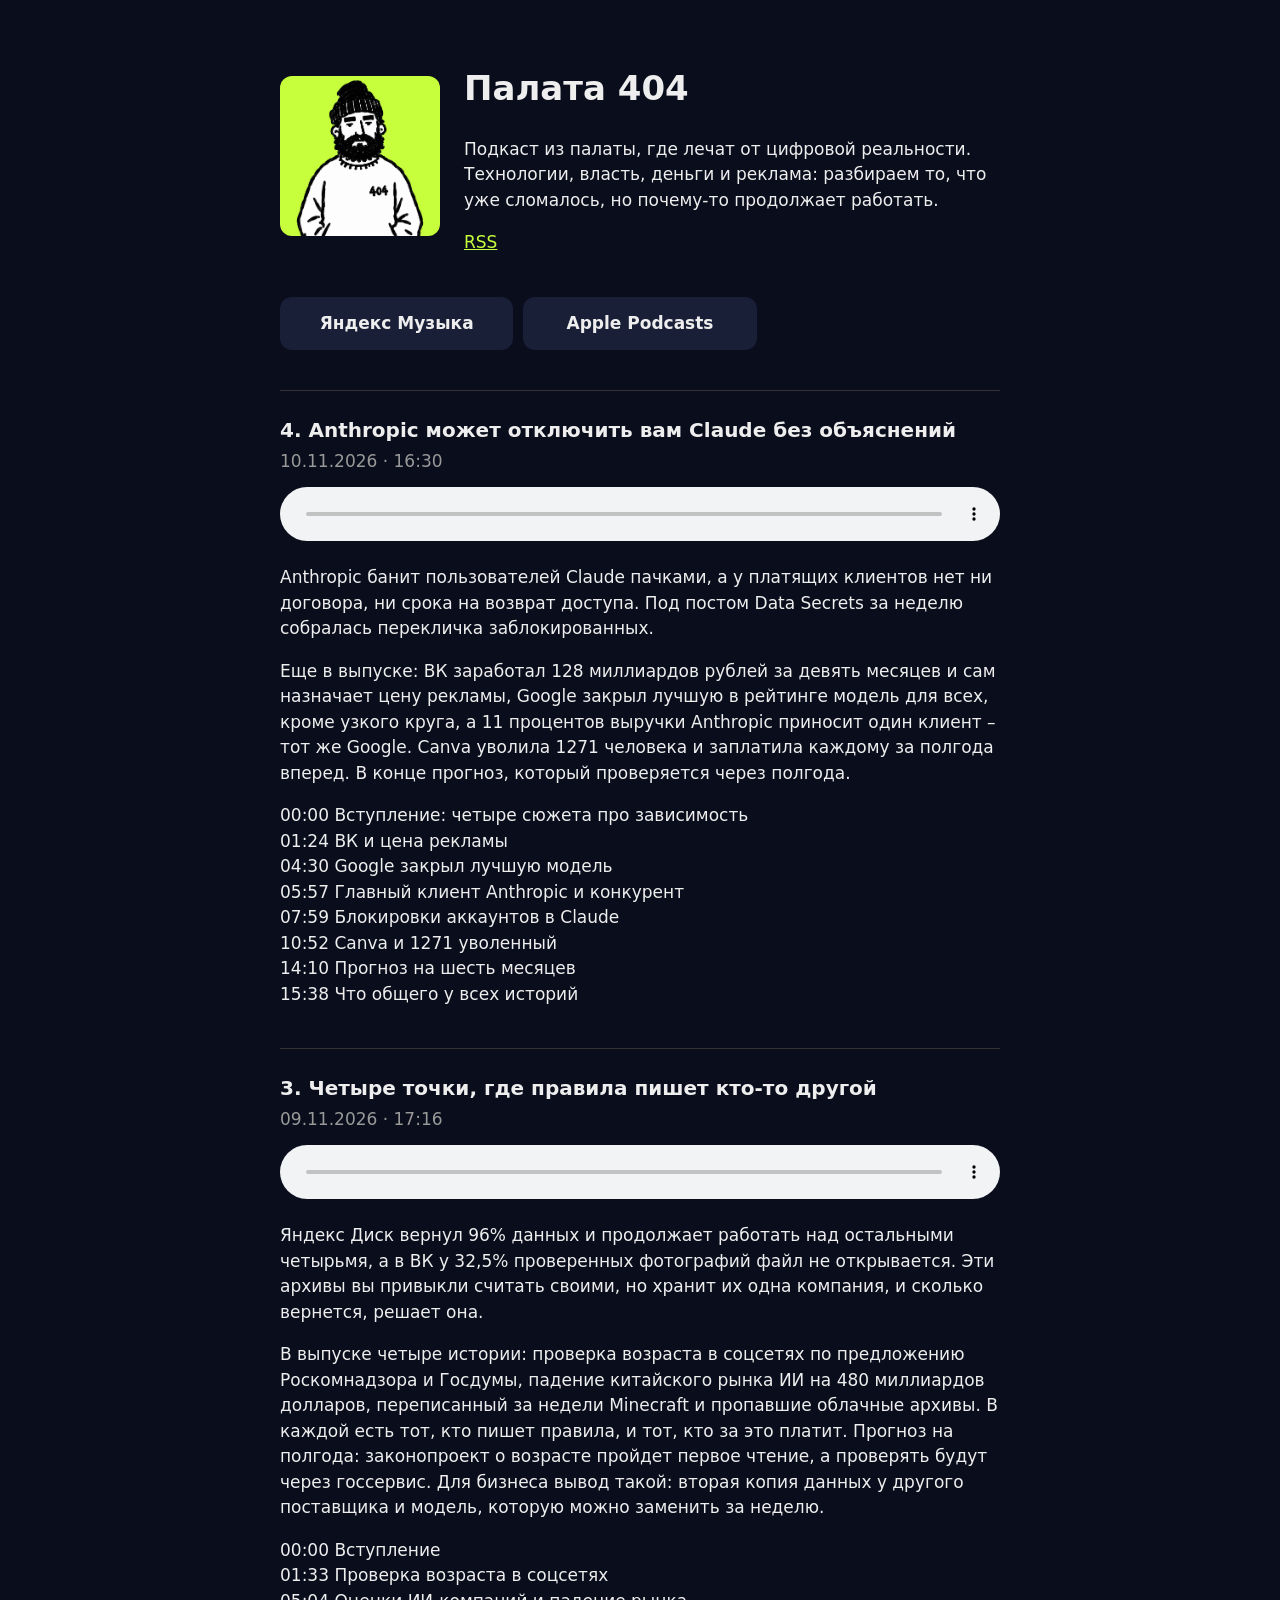
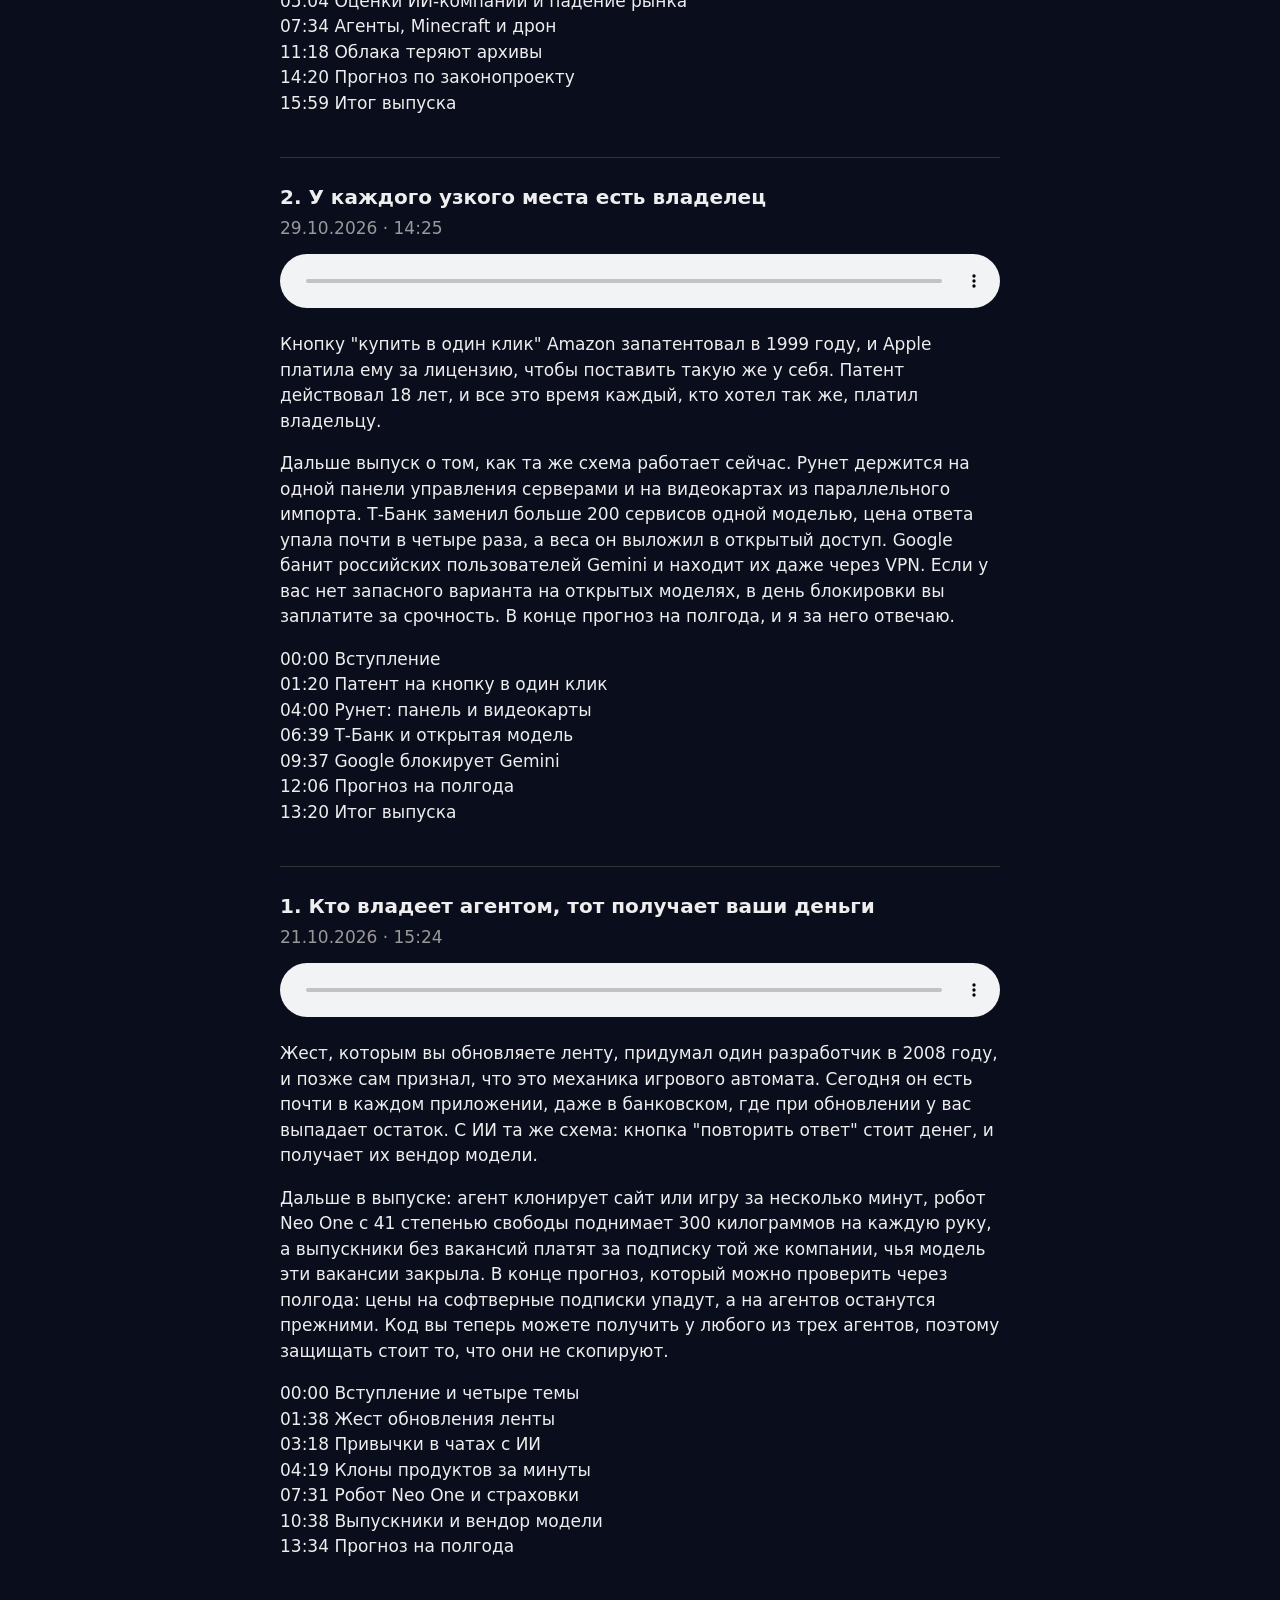
<file: index.html>
<!doctype html><html lang="ru"><head><meta charset="utf-8"><meta name="viewport" content="width=device-width,initial-scale=1">
<title>Палата 404</title><link rel="alternate" type="application/rss+xml" href="feed.xml">
<meta property="og:title" content="Палата 404"><meta property="og:description" content="Подкаст из палаты, где лечат от цифровой реальности. Технологии, власть, деньги и реклама: разбираем то, что уже сломалось, но почему-то продолжает работать.">
<meta property="og:image" content="https://podcast.vfamilii.ru/cover.jpg">
<style>body{font:17px/1.5 system-ui,sans-serif;max-width:720px;margin:40px auto;padding:0 16px;background:#0a0d1c;color:#eee}
a{color:#c8ff3c}header{display:flex;gap:24px;align-items:center;margin-bottom:24px}header img{width:160px;border-radius:12px}
.links{display:grid;grid-template-columns:repeat(auto-fill,minmax(200px,1fr));gap:10px;margin-bottom:40px}
.b{display:block;padding:14px 16px;border-radius:12px;background:#1a1f38;color:#eee;text-decoration:none;font-weight:600;text-align:center}
.b:hover{background:#c8ff3c;color:#0a0d1c}
@media(max-width:560px){header{flex-direction:column;text-align:center}.links{grid-template-columns:1fr}}
article{border-top:1px solid #333;padding:24px 0}h2{font-size:20px;margin:0 0 4px}.d{color:#999;margin:0 0 12px}audio{width:100%}</style></head>
<body><header><img src="cover.jpg" alt=""><div><h1>Палата 404</h1><p>Подкаст из палаты, где лечат от цифровой реальности. Технологии, власть, деньги и реклама: разбираем то, что уже сломалось, но почему-то продолжает работать.</p>
<p><a href="feed.xml">RSS</a></p></div></header>
<nav class="links"><a class="b" href="https://music.yandex.ru/album/44624754" target="_blank" rel="noopener">Яндекс Музыка</a><a class="b" href="https://podcasts.apple.com/ru/podcast/id6825445294" target="_blank" rel="noopener">Apple Podcasts</a></nav>
<article><h2>4. Anthropic может отключить вам Claude без объяснений</h2>
<p class="d">10.11.2026 · 16:30</p>
<audio controls preload="none" src="https://podcast.vfamilii.ru/audio/ep-004.mp3"></audio>
<p>Anthropic банит пользователей Claude пачками, а у платящих клиентов нет ни договора, ни срока на возврат доступа. Под постом Data Secrets за неделю собралась перекличка заблокированных.</p><p>Еще в выпуске: ВК заработал 128 миллиардов рублей за девять месяцев и сам назначает цену рекламы, Google закрыл лучшую в рейтинге модель для всех, кроме узкого круга, а 11 процентов выручки Anthropic приносит один клиент – тот же Google. Canva уволила 1271 человека и заплатила каждому за полгода вперед. В конце прогноз, который проверяется через полгода.</p><p>00:00 Вступление: четыре сюжета про зависимость<br>01:24 ВК и цена рекламы<br>04:30 Google закрыл лучшую модель<br>05:57 Главный клиент Anthropic и конкурент<br>07:59 Блокировки аккаунтов в Claude<br>10:52 Canva и 1271 уволенный<br>14:10 Прогноз на шесть месяцев<br>15:38 Что общего у всех историй</p></article><article><h2>3. Четыре точки, где правила пишет кто-то другой</h2>
<p class="d">09.11.2026 · 17:16</p>
<audio controls preload="none" src="https://podcast.vfamilii.ru/audio/ep-003.mp3"></audio>
<p>Яндекс Диск вернул 96% данных и продолжает работать над остальными четырьмя, а в ВК у 32,5% проверенных фотографий файл не открывается. Эти архивы вы привыкли считать своими, но хранит их одна компания, и сколько вернется, решает она.</p><p>В выпуске четыре истории: проверка возраста в соцсетях по предложению Роскомнадзора и Госдумы, падение китайского рынка ИИ на 480 миллиардов долларов, переписанный за недели Minecraft и пропавшие облачные архивы. В каждой есть тот, кто пишет правила, и тот, кто за это платит. Прогноз на полгода: законопроект о возрасте пройдет первое чтение, а проверять будут через госсервис. Для бизнеса вывод такой: вторая копия данных у другого поставщика и модель, которую можно заменить за неделю.</p><p>00:00 Вступление<br>01:33 Проверка возраста в соцсетях<br>05:04 Оценки ИИ-компаний и падение рынка<br>07:34 Агенты, Minecraft и дрон<br>11:18 Облака теряют архивы<br>14:20 Прогноз по законопроекту<br>15:59 Итог выпуска</p></article><article><h2>2. У каждого узкого места есть владелец</h2>
<p class="d">29.10.2026 · 14:25</p>
<audio controls preload="none" src="https://podcast.vfamilii.ru/audio/ep-002.mp3"></audio>
<p>Кнопку &quot;купить в один клик&quot; Amazon запатентовал в 1999 году, и Apple платила ему за лицензию, чтобы поставить такую же у себя. Патент действовал 18 лет, и все это время каждый, кто хотел так же, платил владельцу.</p><p>Дальше выпуск о том, как та же схема работает сейчас. Рунет держится на одной панели управления серверами и на видеокартах из параллельного импорта. Т-Банк заменил больше 200 сервисов одной моделью, цена ответа упала почти в четыре раза, а веса он выложил в открытый доступ. Google банит российских пользователей Gemini и находит их даже через VPN. Если у вас нет запасного варианта на открытых моделях, в день блокировки вы заплатите за срочность. В конце прогноз на полгода, и я за него отвечаю.</p><p>00:00 Вступление<br>01:20 Патент на кнопку в один клик<br>04:00 Рунет: панель и видеокарты<br>06:39 Т-Банк и открытая модель<br>09:37 Google блокирует Gemini<br>12:06 Прогноз на полгода<br>13:20 Итог выпуска</p></article><article><h2>1. Кто владеет агентом, тот получает ваши деньги</h2>
<p class="d">21.10.2026 · 15:24</p>
<audio controls preload="none" src="https://podcast.vfamilii.ru/audio/ep-001.mp3"></audio>
<p>Жест, которым вы обновляете ленту, придумал один разработчик в 2008 году, и позже сам признал, что это механика игрового автомата. Сегодня он есть почти в каждом приложении, даже в банковском, где при обновлении у вас выпадает остаток. С ИИ та же схема: кнопка &quot;повторить ответ&quot; стоит денег, и получает их вендор модели.</p><p>Дальше в выпуске: агент клонирует сайт или игру за несколько минут, робот Neo One с 41 степенью свободы поднимает 300 килограммов на каждую руку, а выпускники без вакансий платят за подписку той же компании, чья модель эти вакансии закрыла. В конце прогноз, который можно проверить через полгода: цены на софтверные подписки упадут, а на агентов останутся прежними. Код вы теперь можете получить у любого из трех агентов, поэтому защищать стоит то, что они не скопируют.</p><p>00:00 Вступление и четыре темы<br>01:38 Жест обновления ленты<br>03:18 Привычки в чатах с ИИ<br>04:19 Клоны продуктов за минуты<br>07:31 Робот Neo One и страховки<br>10:38 Выпускники и вендор модели<br>13:34 Прогноз на полгода</p></article></body></html>
</file>
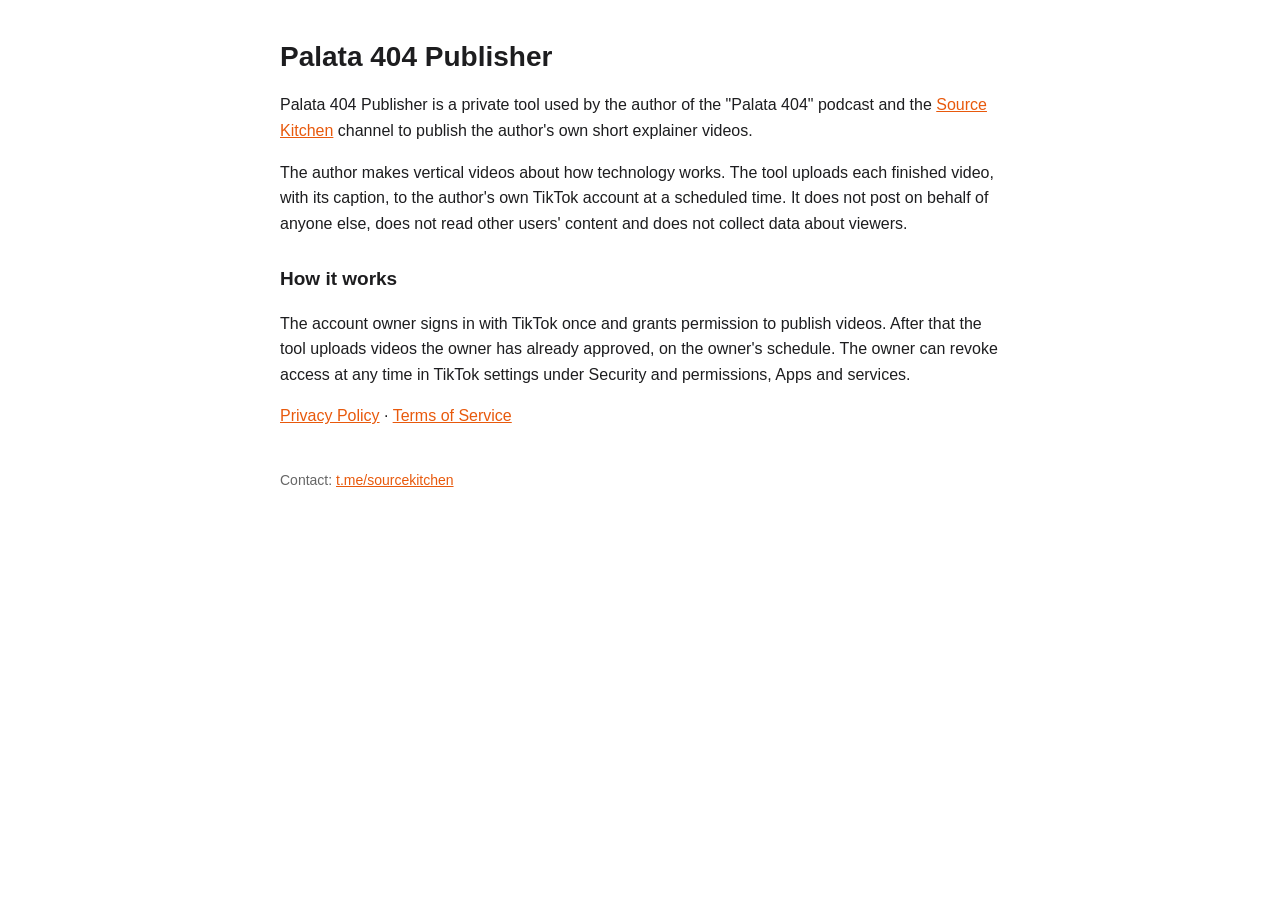
<file: tiktok/index.html>
<!doctype html><html lang="en"><head><meta charset="utf-8"><meta name="viewport" content="width=device-width,initial-scale=1">
<title>Palata 404 Publisher</title><link rel="stylesheet" href="style.css"></head><body>
<h1>Palata 404 Publisher</h1>
<p>Palata 404 Publisher is a private tool used by the author of the "Palata 404" podcast and the
<a href="https://t.me/sourcekitchen">Source Kitchen</a> channel to publish the author's own short explainer videos.</p>
<p>The author makes vertical videos about how technology works. The tool uploads each finished video, with its caption,
to the author's own TikTok account at a scheduled time. It does not post on behalf of anyone else, does not read other
users' content and does not collect data about viewers.</p>
<h2>How it works</h2>
<p>The account owner signs in with TikTok once and grants permission to publish videos. After that the tool uploads
videos the owner has already approved, on the owner's schedule. The owner can revoke access at any time in TikTok
settings under Security and permissions, Apps and services.</p>
<p><a href="privacy.html">Privacy Policy</a> · <a href="terms.html">Terms of Service</a></p>
<footer>Contact: <a href="https://t.me/sourcekitchen">t.me/sourcekitchen</a></footer>
</body></html>
</file>
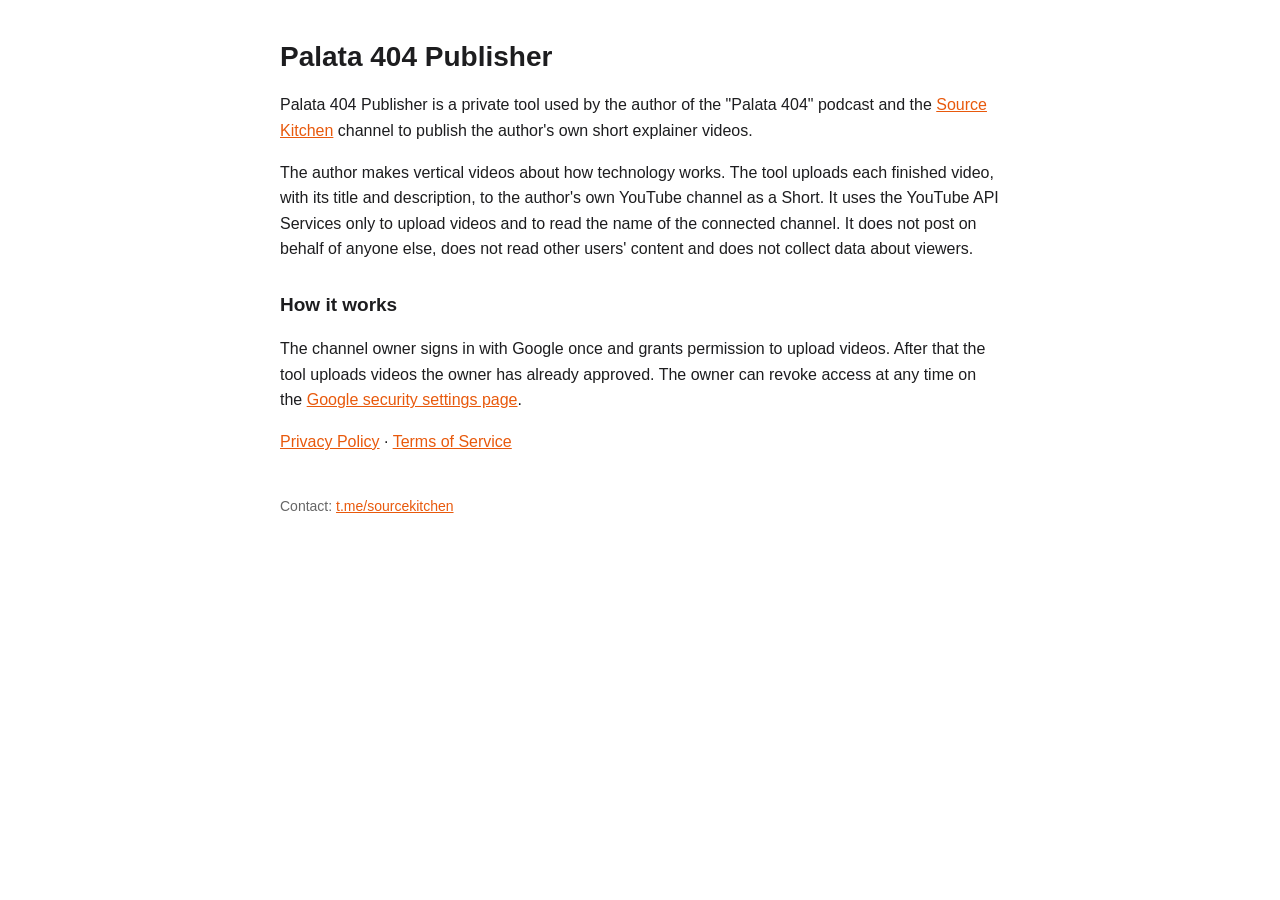
<file: youtube/index.html>
<!doctype html><html lang="en"><head><meta charset="utf-8"><meta name="viewport" content="width=device-width,initial-scale=1">
<title>Palata 404 Publisher for YouTube</title><link rel="stylesheet" href="style.css"></head><body>
<h1>Palata 404 Publisher</h1>
<p>Palata 404 Publisher is a private tool used by the author of the "Palata 404" podcast and the
<a href="https://t.me/sourcekitchen">Source Kitchen</a> channel to publish the author's own short explainer videos.</p>
<p>The author makes vertical videos about how technology works. The tool uploads each finished video, with its title and
description, to the author's own YouTube channel as a Short. It uses the YouTube API Services only to upload videos and
to read the name of the connected channel. It does not post on behalf of anyone else, does not read other users' content
and does not collect data about viewers.</p>
<h2>How it works</h2>
<p>The channel owner signs in with Google once and grants permission to upload videos. After that the tool uploads videos
the owner has already approved. The owner can revoke access at any time on the
<a href="https://myaccount.google.com/permissions">Google security settings page</a>.</p>
<p><a href="privacy.html">Privacy Policy</a> · <a href="terms.html">Terms of Service</a></p>
<footer>Contact: <a href="https://t.me/sourcekitchen">t.me/sourcekitchen</a></footer>
</body></html>
</file>
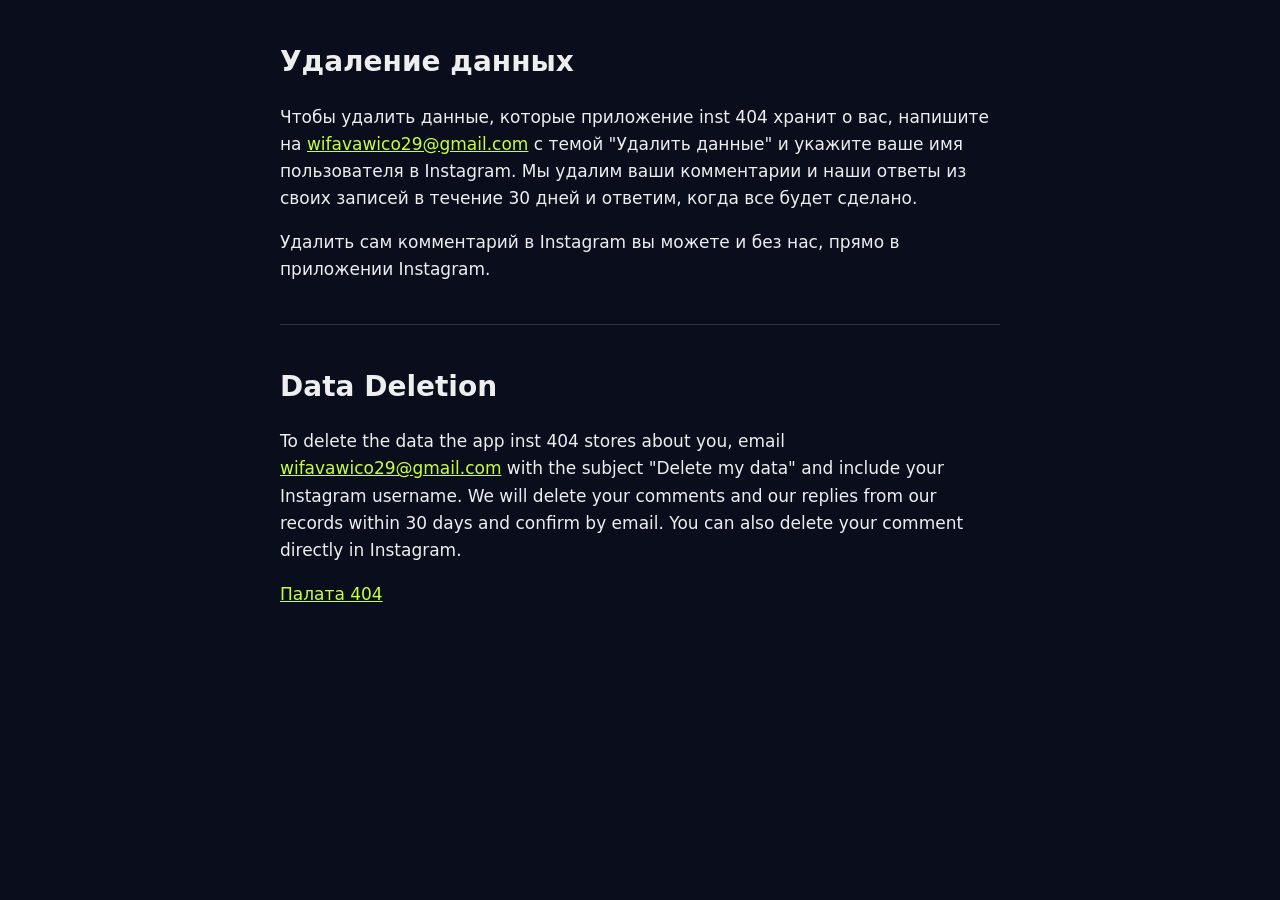
<file: delete-data.html>
<!doctype html><html lang="ru"><head><meta charset="utf-8"><meta name="viewport" content="width=device-width,initial-scale=1"><title>Удаление данных – Палата 404</title><style>body{font:17px/1.6 system-ui,sans-serif;max-width:720px;margin:40px auto;padding:0 16px;background:#0a0d1c;color:#eee}a{color:#c8ff3c}h1{font-size:28px}h2{font-size:20px;margin-top:32px}hr{border:0;border-top:1px solid #333;margin:40px 0}</style></head><body><h1>Удаление данных</h1>
<p>Чтобы удалить данные, которые приложение inst 404 хранит о вас, напишите на <a href="mailto:wifavawico29@gmail.com">wifavawico29@gmail.com</a> с темой "Удалить данные" и укажите ваше имя пользователя в Instagram. Мы удалим ваши комментарии и наши ответы из своих записей в течение 30 дней и ответим, когда все будет сделано.</p>
<p>Удалить сам комментарий в Instagram вы можете и без нас, прямо в приложении Instagram.</p>
<hr>
<h1>Data Deletion</h1>
<p>To delete the data the app inst 404 stores about you, email <a href="mailto:wifavawico29@gmail.com">wifavawico29@gmail.com</a> with the subject "Delete my data" and include your Instagram username. We will delete your comments and our replies from our records within 30 days and confirm by email. You can also delete your comment directly in Instagram.</p><p><a href="/">Палата 404</a></p></body></html>
</file>
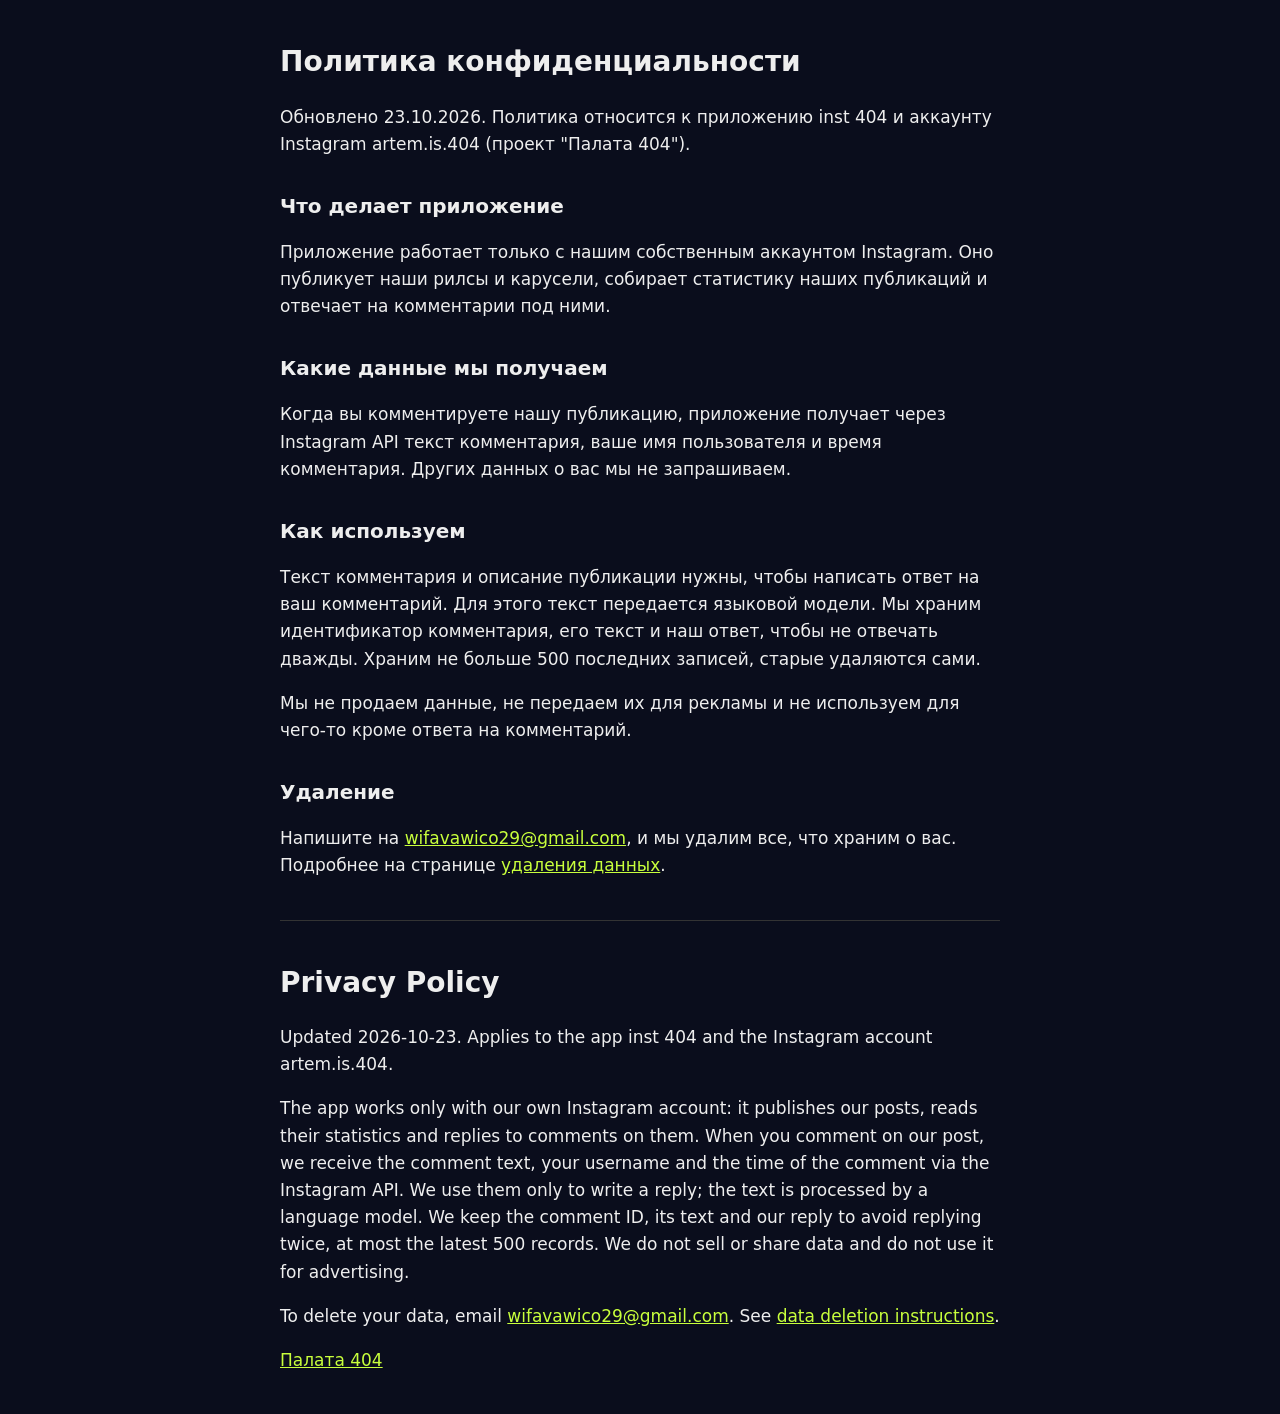
<file: privacy.html>
<!doctype html><html lang="ru"><head><meta charset="utf-8"><meta name="viewport" content="width=device-width,initial-scale=1"><title>Политика конфиденциальности – Палата 404</title><style>body{font:17px/1.6 system-ui,sans-serif;max-width:720px;margin:40px auto;padding:0 16px;background:#0a0d1c;color:#eee}a{color:#c8ff3c}h1{font-size:28px}h2{font-size:20px;margin-top:32px}hr{border:0;border-top:1px solid #333;margin:40px 0}</style></head><body><h1>Политика конфиденциальности</h1>
<p>Обновлено 23.10.2026. Политика относится к приложению inst 404 и аккаунту Instagram artem.is.404 (проект "Палата 404").</p>
<h2>Что делает приложение</h2>
<p>Приложение работает только с нашим собственным аккаунтом Instagram. Оно публикует наши рилсы и карусели, собирает статистику наших публикаций и отвечает на комментарии под ними.</p>
<h2>Какие данные мы получаем</h2>
<p>Когда вы комментируете нашу публикацию, приложение получает через Instagram API текст комментария, ваше имя пользователя и время комментария. Других данных о вас мы не запрашиваем.</p>
<h2>Как используем</h2>
<p>Текст комментария и описание публикации нужны, чтобы написать ответ на ваш комментарий. Для этого текст передается языковой модели. Мы храним идентификатор комментария, его текст и наш ответ, чтобы не отвечать дважды. Храним не больше 500 последних записей, старые удаляются сами.</p>
<p>Мы не продаем данные, не передаем их для рекламы и не используем для чего-то кроме ответа на комментарий.</p>
<h2>Удаление</h2>
<p>Напишите на <a href="mailto:wifavawico29@gmail.com">wifavawico29@gmail.com</a>, и мы удалим все, что храним о вас. Подробнее на странице <a href="/delete-data.html">удаления данных</a>.</p>
<hr>
<h1>Privacy Policy</h1>
<p>Updated 2026-10-23. Applies to the app inst 404 and the Instagram account artem.is.404.</p>
<p>The app works only with our own Instagram account: it publishes our posts, reads their statistics and replies to comments on them. When you comment on our post, we receive the comment text, your username and the time of the comment via the Instagram API. We use them only to write a reply; the text is processed by a language model. We keep the comment ID, its text and our reply to avoid replying twice, at most the latest 500 records. We do not sell or share data and do not use it for advertising.</p>
<p>To delete your data, email <a href="mailto:wifavawico29@gmail.com">wifavawico29@gmail.com</a>. See <a href="/delete-data.html">data deletion instructions</a>.</p><p><a href="/">Палата 404</a></p></body></html>
</file>
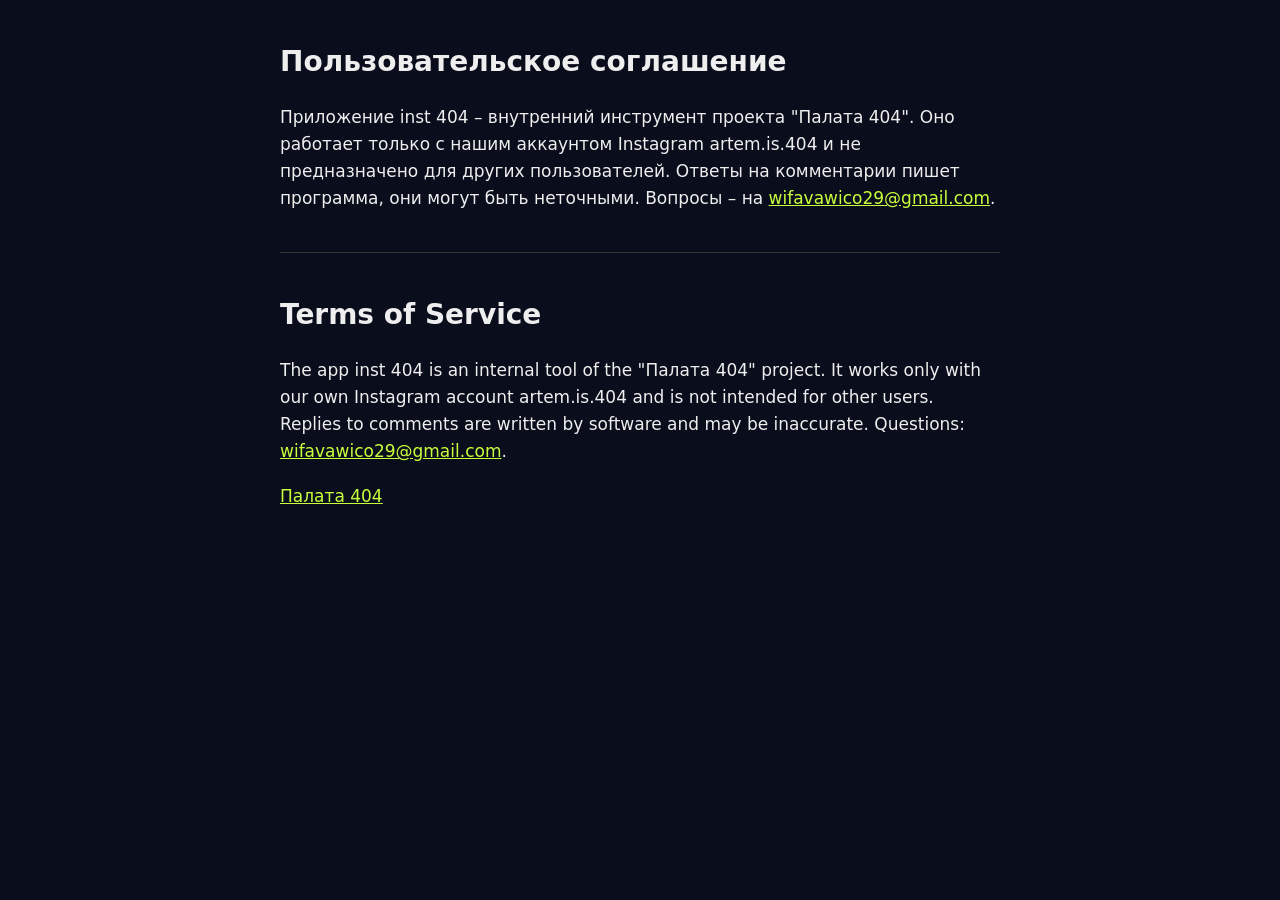
<file: terms.html>
<!doctype html><html lang="ru"><head><meta charset="utf-8"><meta name="viewport" content="width=device-width,initial-scale=1"><title>Пользовательское соглашение – Палата 404</title><style>body{font:17px/1.6 system-ui,sans-serif;max-width:720px;margin:40px auto;padding:0 16px;background:#0a0d1c;color:#eee}a{color:#c8ff3c}h1{font-size:28px}h2{font-size:20px;margin-top:32px}hr{border:0;border-top:1px solid #333;margin:40px 0}</style></head><body><h1>Пользовательское соглашение</h1>
<p>Приложение inst 404 – внутренний инструмент проекта "Палата 404". Оно работает только с нашим аккаунтом Instagram artem.is.404 и не предназначено для других пользователей. Ответы на комментарии пишет программа, они могут быть неточными. Вопросы – на <a href="mailto:wifavawico29@gmail.com">wifavawico29@gmail.com</a>.</p>
<hr>
<h1>Terms of Service</h1>
<p>The app inst 404 is an internal tool of the "Палата 404" project. It works only with our own Instagram account artem.is.404 and is not intended for other users. Replies to comments are written by software and may be inaccurate. Questions: <a href="mailto:wifavawico29@gmail.com">wifavawico29@gmail.com</a>.</p><p><a href="/">Палата 404</a></p></body></html>
</file>
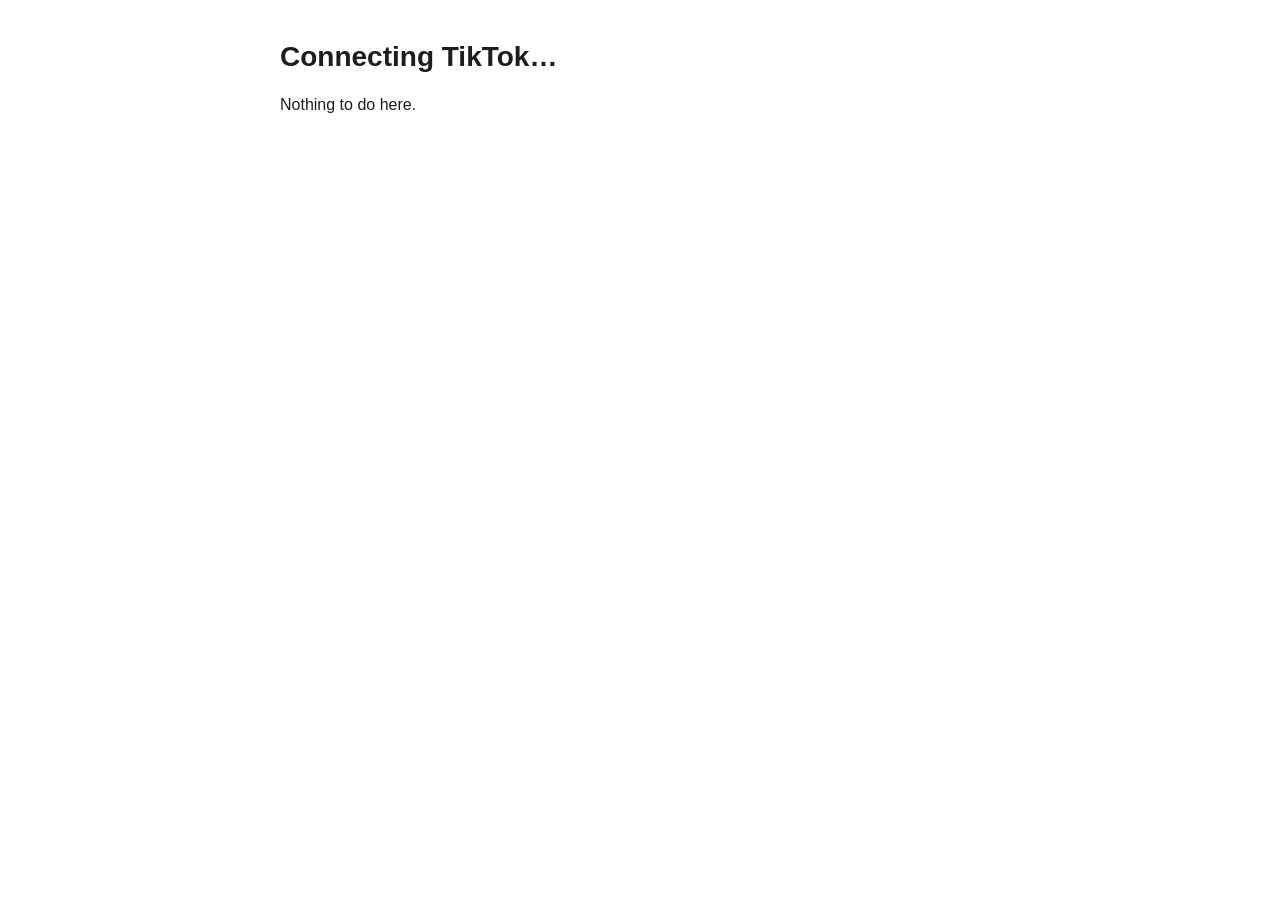
<file: tiktok/callback.html>
<!doctype html><html lang="en"><head><meta charset="utf-8"><meta name="viewport" content="width=device-width,initial-scale=1">
<title>Connecting TikTok…</title><link rel="stylesheet" href="style.css"></head><body>
<h1>Connecting TikTok…</h1><p id="m">One moment.</p>
<script>
// TikTok returns here after sign-in; pass code and state on to the publisher on the owner's computer
var q = location.search;
if (q.indexOf("code=") >= 0 || q.indexOf("error=") >= 0) location.replace("https://mira.tailf83f42.ts.net:10000/app/tiktok/callback" + q);
else document.getElementById("m").textContent = "Nothing to do here.";
</script></body></html>
</file>
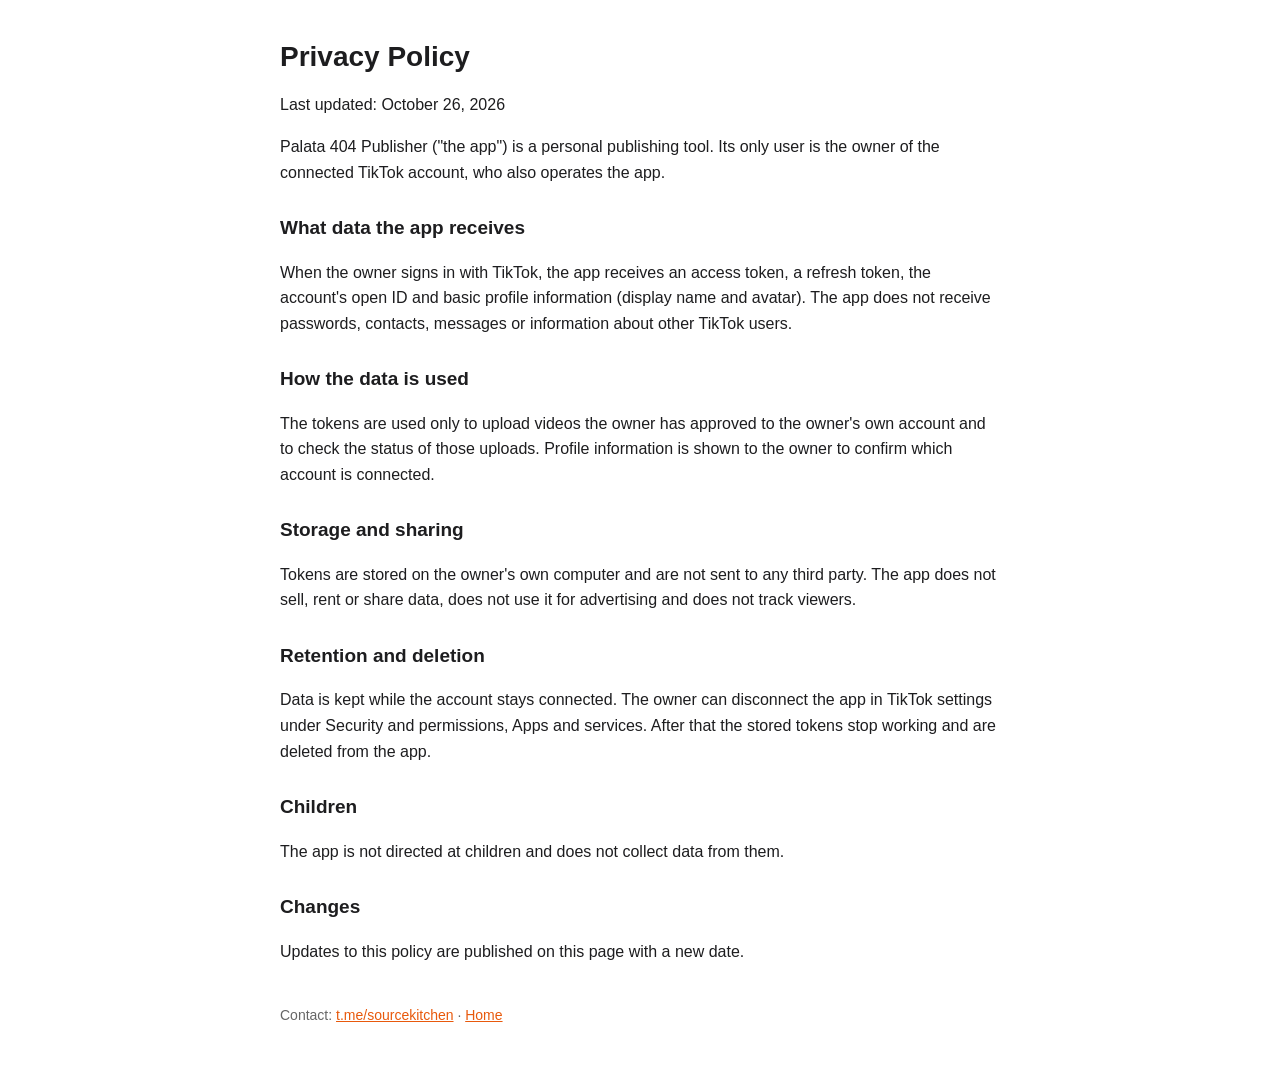
<file: tiktok/privacy.html>
<!doctype html><html lang="en"><head><meta charset="utf-8"><meta name="viewport" content="width=device-width,initial-scale=1">
<title>Privacy Policy – Palata 404 Publisher</title><link rel="stylesheet" href="style.css"></head><body>
<h1>Privacy Policy</h1><p>Last updated: October 26, 2026</p>
<p>Palata 404 Publisher ("the app") is a personal publishing tool. Its only user is the owner of the connected TikTok
account, who also operates the app.</p>
<h2>What data the app receives</h2>
<p>When the owner signs in with TikTok, the app receives an access token, a refresh token, the account's open ID and
basic profile information (display name and avatar). The app does not receive passwords, contacts, messages or
information about other TikTok users.</p>
<h2>How the data is used</h2>
<p>The tokens are used only to upload videos the owner has approved to the owner's own account and to check the status
of those uploads. Profile information is shown to the owner to confirm which account is connected.</p>
<h2>Storage and sharing</h2>
<p>Tokens are stored on the owner's own computer and are not sent to any third party. The app does not sell, rent or share
data, does not use it for advertising and does not track viewers.</p>
<h2>Retention and deletion</h2>
<p>Data is kept while the account stays connected. The owner can disconnect the app in TikTok settings under Security and
permissions, Apps and services. After that the stored tokens stop working and are deleted from the app.</p>
<h2>Children</h2><p>The app is not directed at children and does not collect data from them.</p>
<h2>Changes</h2><p>Updates to this policy are published on this page with a new date.</p>
<footer>Contact: <a href="https://t.me/sourcekitchen">t.me/sourcekitchen</a> · <a href="index.html">Home</a></footer>
</body></html>
</file>
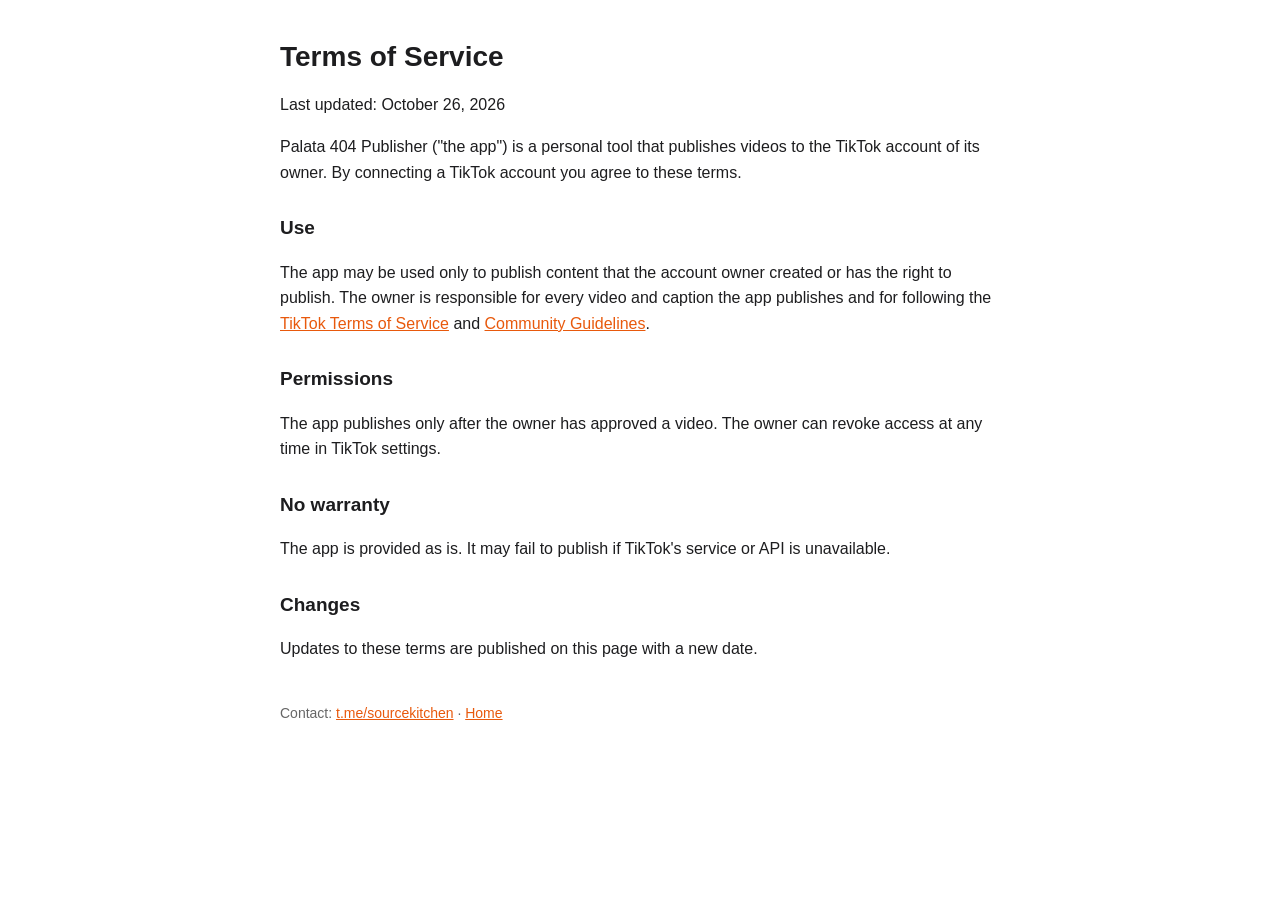
<file: tiktok/terms.html>
<!doctype html><html lang="en"><head><meta charset="utf-8"><meta name="viewport" content="width=device-width,initial-scale=1">
<title>Terms of Service – Palata 404 Publisher</title><link rel="stylesheet" href="style.css"></head><body>
<h1>Terms of Service</h1><p>Last updated: October 26, 2026</p>
<p>Palata 404 Publisher ("the app") is a personal tool that publishes videos to the TikTok account of its owner.
By connecting a TikTok account you agree to these terms.</p>
<h2>Use</h2>
<p>The app may be used only to publish content that the account owner created or has the right to publish. The owner is
responsible for every video and caption the app publishes and for following the
<a href="https://www.tiktok.com/legal/terms-of-service">TikTok Terms of Service</a> and
<a href="https://www.tiktok.com/community-guidelines">Community Guidelines</a>.</p>
<h2>Permissions</h2>
<p>The app publishes only after the owner has approved a video. The owner can revoke access at any time in TikTok settings.</p>
<h2>No warranty</h2>
<p>The app is provided as is. It may fail to publish if TikTok's service or API is unavailable.</p>
<h2>Changes</h2><p>Updates to these terms are published on this page with a new date.</p>
<footer>Contact: <a href="https://t.me/sourcekitchen">t.me/sourcekitchen</a> · <a href="index.html">Home</a></footer>
</body></html>
</file>
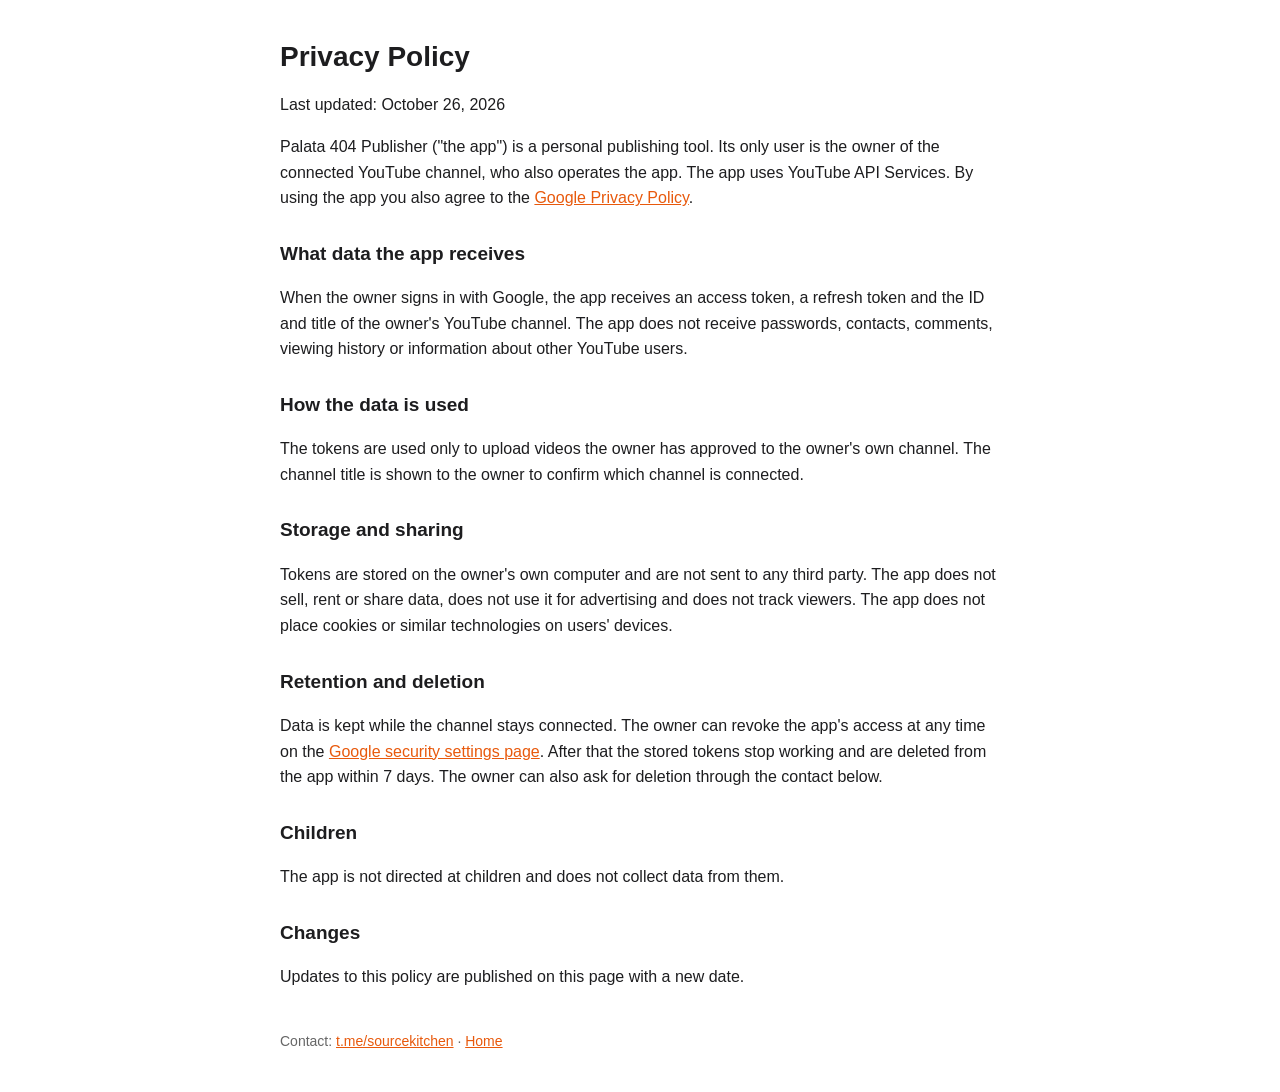
<file: youtube/privacy.html>
<!doctype html><html lang="en"><head><meta charset="utf-8"><meta name="viewport" content="width=device-width,initial-scale=1">
<title>Privacy Policy – Palata 404 Publisher for YouTube</title><link rel="stylesheet" href="style.css"></head><body>
<h1>Privacy Policy</h1><p>Last updated: October 26, 2026</p>
<p>Palata 404 Publisher ("the app") is a personal publishing tool. Its only user is the owner of the connected YouTube
channel, who also operates the app. The app uses YouTube API Services. By using the app you also agree to the
<a href="https://policies.google.com/privacy">Google Privacy Policy</a>.</p>
<h2>What data the app receives</h2>
<p>When the owner signs in with Google, the app receives an access token, a refresh token and the ID and title of the
owner's YouTube channel. The app does not receive passwords, contacts, comments, viewing history or information about
other YouTube users.</p>
<h2>How the data is used</h2>
<p>The tokens are used only to upload videos the owner has approved to the owner's own channel. The channel title is shown
to the owner to confirm which channel is connected.</p>
<h2>Storage and sharing</h2>
<p>Tokens are stored on the owner's own computer and are not sent to any third party. The app does not sell, rent or share
data, does not use it for advertising and does not track viewers. The app does not place cookies or similar technologies
on users' devices.</p>
<h2>Retention and deletion</h2>
<p>Data is kept while the channel stays connected. The owner can revoke the app's access at any time on the
<a href="https://myaccount.google.com/permissions">Google security settings page</a>. After that the stored tokens stop
working and are deleted from the app within 7 days. The owner can also ask for deletion through the contact below.</p>
<h2>Children</h2><p>The app is not directed at children and does not collect data from them.</p>
<h2>Changes</h2><p>Updates to this policy are published on this page with a new date.</p>
<footer>Contact: <a href="https://t.me/sourcekitchen">t.me/sourcekitchen</a> · <a href="index.html">Home</a></footer>
</body></html>
</file>
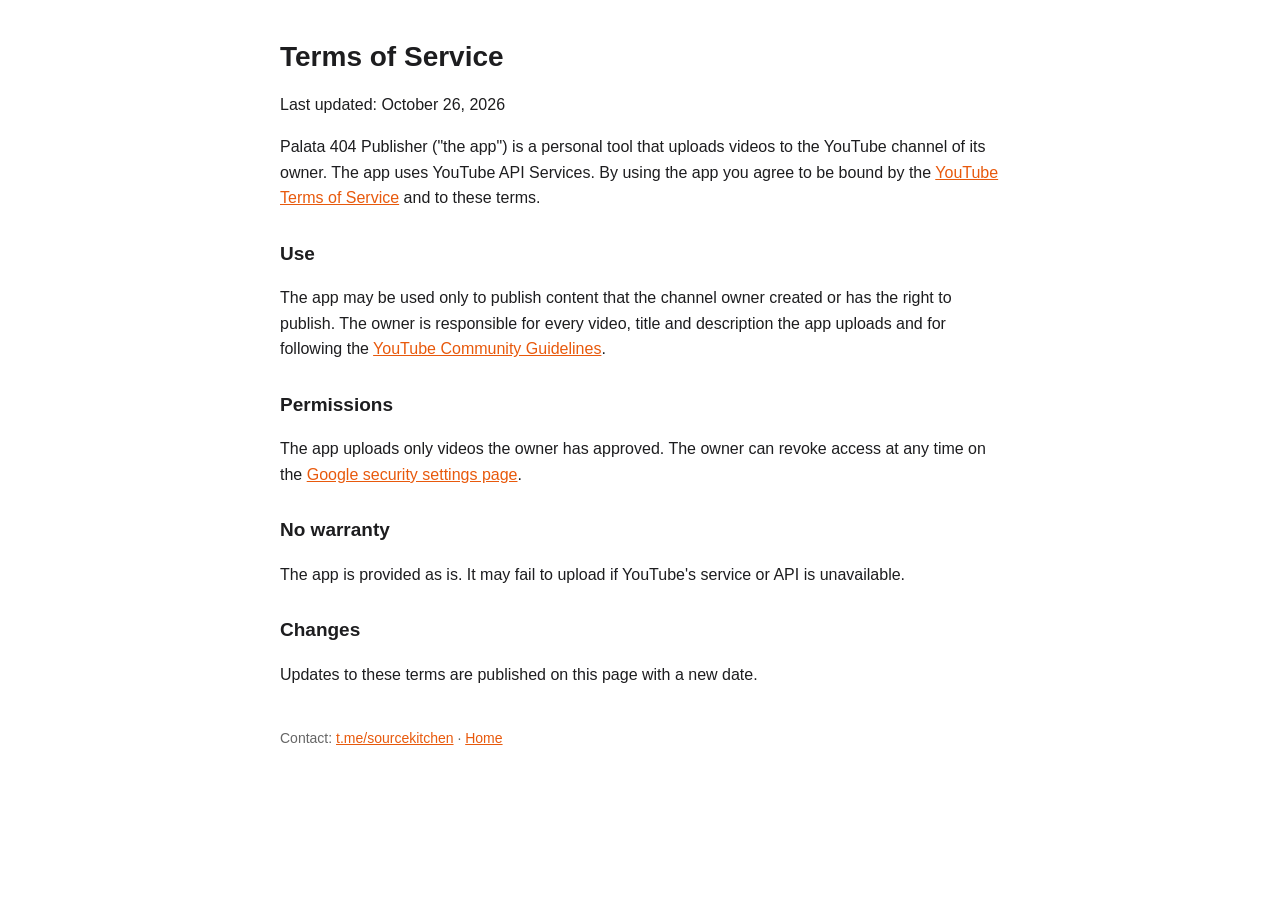
<file: youtube/terms.html>
<!doctype html><html lang="en"><head><meta charset="utf-8"><meta name="viewport" content="width=device-width,initial-scale=1">
<title>Terms of Service – Palata 404 Publisher for YouTube</title><link rel="stylesheet" href="style.css"></head><body>
<h1>Terms of Service</h1><p>Last updated: October 26, 2026</p>
<p>Palata 404 Publisher ("the app") is a personal tool that uploads videos to the YouTube channel of its owner.
The app uses YouTube API Services. By using the app you agree to be bound by the
<a href="https://www.youtube.com/t/terms">YouTube Terms of Service</a> and to these terms.</p>
<h2>Use</h2>
<p>The app may be used only to publish content that the channel owner created or has the right to publish. The owner is
responsible for every video, title and description the app uploads and for following the
<a href="https://www.youtube.com/howyoutubeworks/policies/community-guidelines/">YouTube Community Guidelines</a>.</p>
<h2>Permissions</h2>
<p>The app uploads only videos the owner has approved. The owner can revoke access at any time on the
<a href="https://myaccount.google.com/permissions">Google security settings page</a>.</p>
<h2>No warranty</h2>
<p>The app is provided as is. It may fail to upload if YouTube's service or API is unavailable.</p>
<h2>Changes</h2><p>Updates to these terms are published on this page with a new date.</p>
<footer>Contact: <a href="https://t.me/sourcekitchen">t.me/sourcekitchen</a> · <a href="index.html">Home</a></footer>
</body></html>
</file>
<file: tiktok/style.css>
body{font:16px/1.6 -apple-system,Segoe UI,Roboto,sans-serif;max-width:720px;margin:40px auto;padding:0 20px;color:#1d1d1f}
h1{font-size:28px;line-height:1.2}h2{font-size:19px;margin-top:28px}a{color:#e8590c}footer{margin-top:40px;font-size:14px;color:#666}
</file>
<file: youtube/style.css>
body{font:16px/1.6 -apple-system,Segoe UI,Roboto,sans-serif;max-width:720px;margin:40px auto;padding:0 20px;color:#1d1d1f}
h1{font-size:28px;line-height:1.2}h2{font-size:19px;margin-top:28px}a{color:#e8590c}footer{margin-top:40px;font-size:14px;color:#666}
</file>
